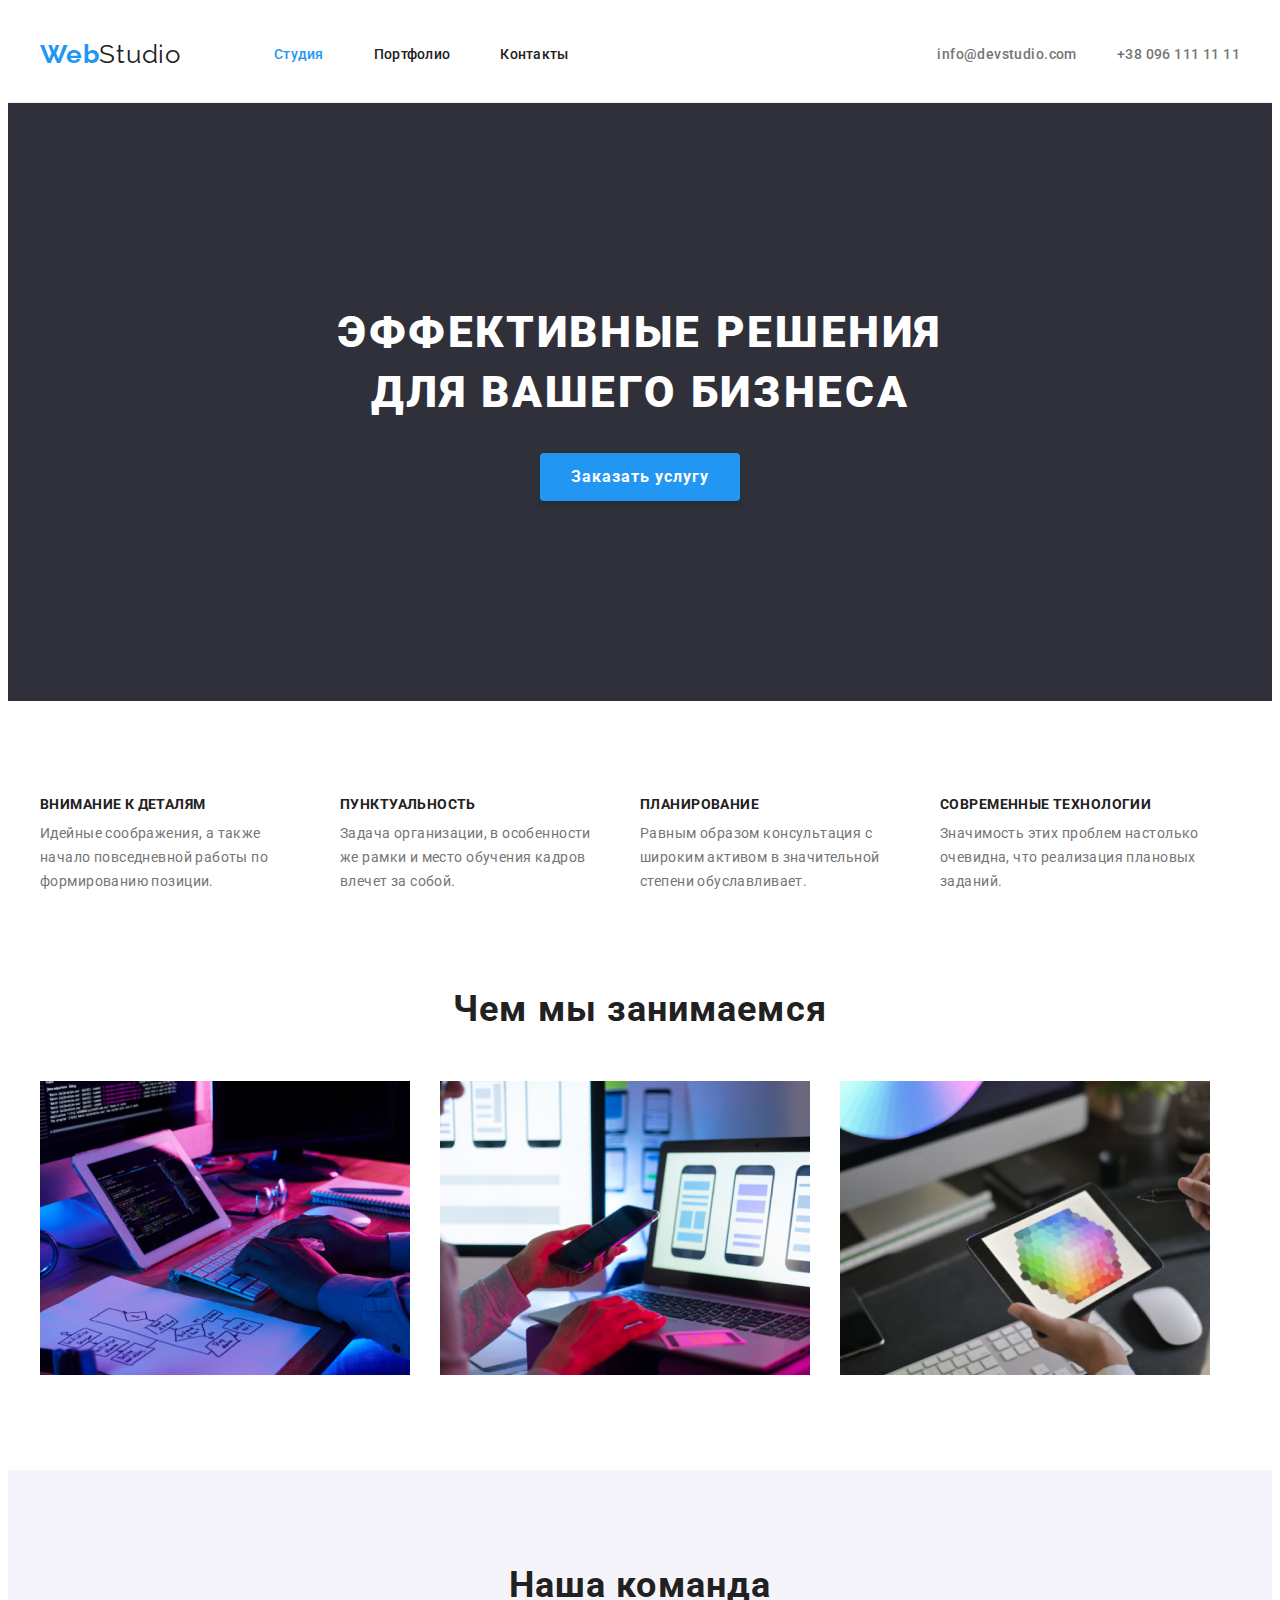
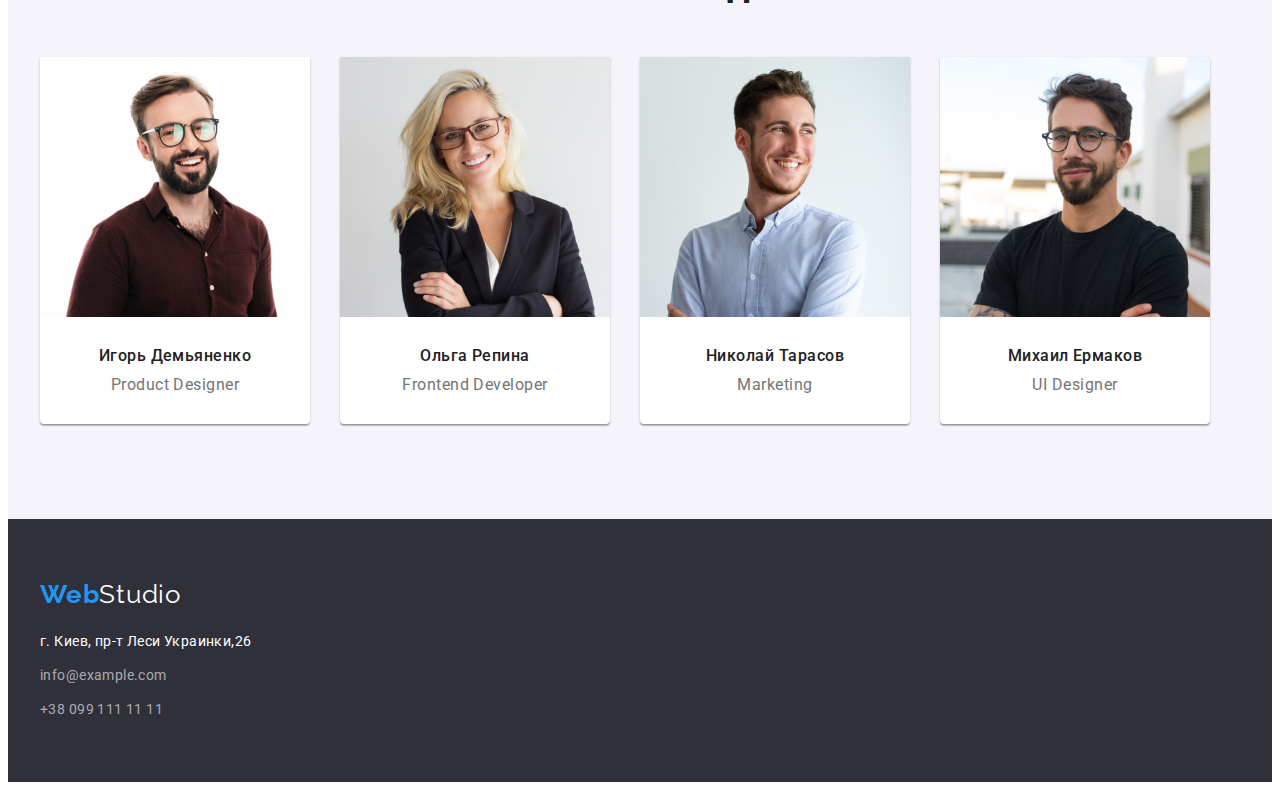
<file: index.html>
<!DOCTYPE html>
<html lang="ru">
  <head>
    <meta charset="UTF-8" />
    <meta name="viewport" content="width=device-width, initial-scale=1.0" />
    <title lang="en">WebStudio</title>
    <link rel="preconnect" href="https://fonts.gstatic.com" />
    <link
      href="https://fonts.googleapis.com/css2?family=Raleway:wght@700&family=Roboto:wght@400;500;700;900&display=swap"
      rel="stylesheet"
    />
    <link rel="stylesheet" href="./css/styles.css" />
    <link rel="stylesheet" href="css/styles.css" />
  </head>
  <body>
    <!-- Шапка сайта-->

    <header class="header">
      <div class="header-container container">
        <nav class="nav">
          <!-- <a href="/"><img src="./images/webstudio.svg" alt="Логотип сайта" width="145"></a> -->
          <a class="logo link" href="index.html" lang="en">
            <span class="logo web">Web</span>Studio</a
          >
          <ul class="list navigation-list">
            <li class="nav list item">
              <a class="nav-links link current" href="index.html">Студия</a>
            </li>
            <li class="nav list item">
              <a class="nav-links link" href="portfolio.html">Портфолио</a>
            </li>
            <li class="nav list item">
              <a class="nav-links link" href="">Контакты</a>
            </li>
          </ul>
        </nav>

        <ul class="contacts list mail-phone">
          <li class="contacts list item">
            <a class="contacts link h-cont" href="mailto:info@devstudio.com"
              >info@devstudio.com</a
            >
          </li>
          <li class="contacts list item">
            <a class="contacts link h-cont" href="tel:+380961111111"
              >+38 096 111 11 11</a
            >
          </li>
        </ul>
      </div>
    </header>

    <main>
      <!-- Герой -->
      <section class="hero">
        <div class="hero-container container">
          <h1 class="main-title">Эффективные решения для вашего бизнеса</h1>
          <button type="button" class="button">Заказать услугу</button>
        </div>
      </section>

      <!-- Преимущества-->
      <section class="advantages">
        <div class="advantages-container container">
          <h2 class="advantages-title visually-hidden">Преимущества</h2>
          <ul class="advantages-list list">
            <li class="advantages-list-item list item">
              <h3 class="advantages-title">Внимание к деталям</h3>
              <p class="adv-desc">
                Идейные соображения, а также начало повседневной работы по
                формированию позиции.
              </p>
            </li>
            <li class="advantages-list-item list item">
              <h3 class="advantages-title">Пунктуальность</h3>
              <p class="adv-desc">
                Задача организации, в особенности же рамки и место обучения
                кадров влечет за собой.
              </p>
            </li>
            <li class="advantages-list-item list item">
              <h3 class="advantages-title">Планирование</h3>
              <p class="adv-desc">
                Равным образом консультация с широким активом в значительной
                степени обуславливает.
              </p>
            </li>
            <li class="advantages-list-item list item">
              <h3 class="advantages-title">Современные технологии</h3>
              <p class="adv-desc">
                Значимость этих проблем настолько очевидна, что реализация
                плановых заданий.
              </p>
            </li>
          </ul>
        </div>
      </section>

      <!-- Чем мы занимаемся-->
      <section class="our-work">
        <div class="our-work-container container">
          <h2 class="our-work-title">Чем мы занимаемся</h2>
          <ul class="our-work-list list">
            <li class="our-work-list list item">
              <img src="./images/box1.jpg" width="370" alt="Описание фото 1" />
            </li>
            <li class="our-work-list list item">
              <img src="./images/box2.jpg" width="370" alt="Описание фото 2" />
            </li>
            <li class="our-work-list list item">
              <img src="./images/box3.jpg" width="370" alt="Описание фото 3" />
            </li>
          </ul>
        </div>
      </section>

      <!-- Наша команда-->

      <section class="our-team">
        <div class="our-team-container container">
          <h2 class="our-team-title">Наша команда</h2>
          <ul class="our-team-list list">
            <li class="our-team list item card">
              <img
                src="./images/worker1.jpg"
                alt="Фото сотрудника 1"
                width="270"
              />
              <div class="our-team-content-wrapper">
                <h3 class="teammate">Игорь Демьяненко</h3>
                <p class="profession" lang="en">Product Designer</p>
              </div>
            </li>
            <li class="our-team list item card">
              <img
                src="./images/worker2.jpg"
                alt="Фото сотрудника 2"
                width="270"
              />
              <div class="our-team-content-wrapper">
                <h3 class="teammate">Ольга Репина</h3>
                <p class="profession" lang="en">Frontend Developer</p>
              </div>
            </li>

            <li class="our-team list item card">
              <img
                src="./images/worker3.jpg"
                alt="Фото сотрудника 3"
                width="270"
              />
              <div class="our-team-content-wrapper">
                <h3 class="teammate">Николай Тарасов</h3>
                <p class="profession" lang="en">Marketing</p>
              </div>
            </li>

            <li class="our-team list item card">
              <img
                src="./images/worker4.jpg"
                alt="Фото сотрудника 4"
                width="270"
              />
              <div class="our-team-content-wrapper">
                <h3 class="teammate">Михаил Ермаков</h3>
                <p class="profession" lang="en">UI Designer</p>
              </div>
            </li>
          </ul>
        </div>
      </section>
    </main>

    <!-- Футер -->

    <footer class="footer">
      <div class="footer-container container">
        <h3 class="footer-title visually-hidden">Контактные данные</h3>
        <a class="logo link logo-footer" href="index.html">
          <span class="logo web">Web</span>Studio</a
        >
        <!-- <a href="/"><img src="./images/webstudio.svg" alt="Логотип сайта" width="145"></a> -->
        <address class="address">
          <ul class="address-list list">
            <li class="address-list-item list">
              <a
                class="link street"
                href="https://goo.gl/maps/oHU4YcyeSBR1wk3o7"
                target="_blank"
                rel="noreferrer noopener"
                >г. Киев, пр-т Леси Украинки,26</a
              >
            </li>
            <li class="address-list-item list item">
              <a class="link f-cont" href="mailto:info@example.com"
                >info@example.com</a
              >
            </li>
            <li class="address-list-item list item">
              <a class="link f-cont" href="tel:+380991111111"
                >+38 099 111 11 11</a
              >
            </li>
          </ul>
        </address>
      </div>
    </footer>
  </body>
</html>
</file>
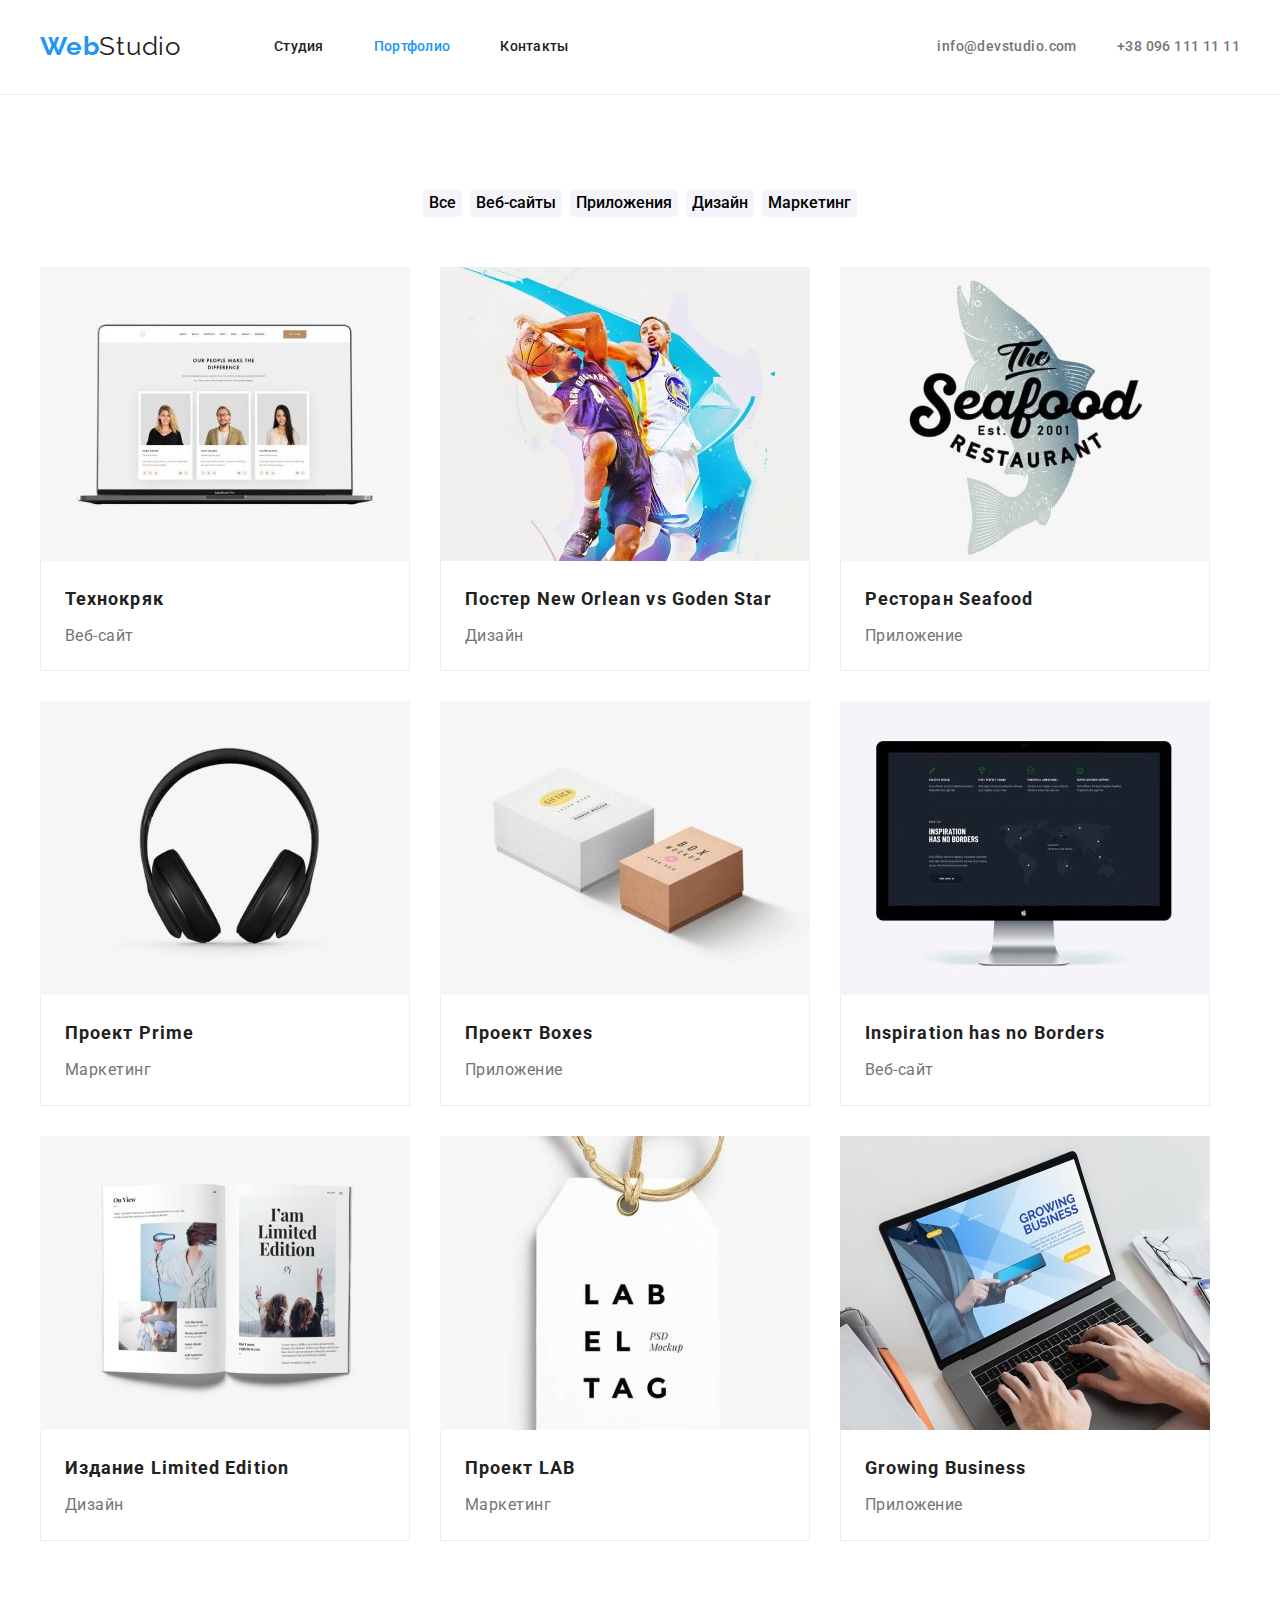
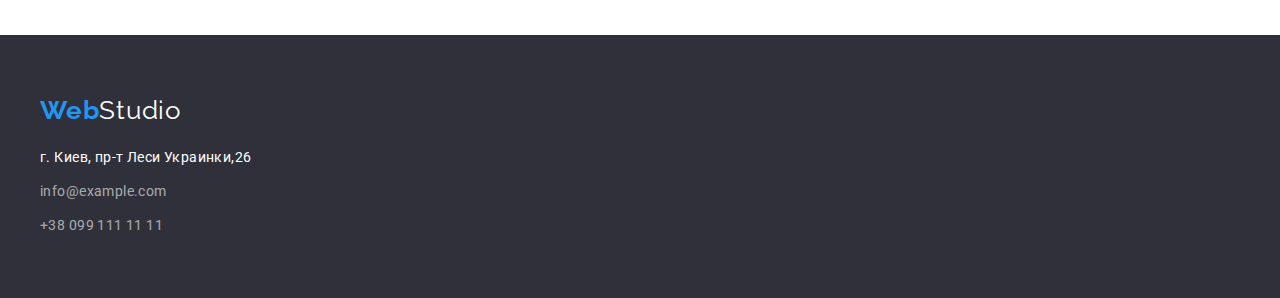
<file: portfolio.html>
<!DOCTYPE html>
<html lang="ru">
  <head>
    <meta charset="UTF-8" />
    <meta name="viewport" content="width=device-width, initial-scale=1.0" />
    <title lang="en">Portfolio</title>
    <link rel="preconnect" href="https://fonts.gstatic.com" />
    <link
      href="https://fonts.googleapis.com/css2?family=Oleo+Script&family=Raleway:wght@700&family=Roboto:wght@400;500;700;900&display=swap"
      rel="stylesheet"
    />
    <link rel="stylesheet" href="./css/styles.css" />
    <link rel="stylesheet" href="./css/normalize.css" />
  </head>

  <body>
    <!-- Шапка сайта-->

    <!-- Шапка сайта-->

    <header class="header">
      <div class="header-container container">
        <nav class="nav">
          <!-- <a href="/"><img src="./images/webstudio.svg" alt="Логотип сайта" width="145"></a> -->
          <a class="logo link" href="index.html" lang="en">
            <span class="logo web">Web</span>Studio</a
          >
          <ul class="list navigation-list">
            <li class="nav list item">
              <a class="nav-links link" href="index.html">Студия</a>
            </li>
            <li class="nav list item">
              <a class="nav-links link current" href="portfolio.html"
                >Портфолио</a
              >
            </li>
            <li class="nav list item">
              <a class="nav-links link" href="">Контакты</a>
            </li>
          </ul>
        </nav>

        <ul class="contacts list mail-phone">
          <li class="contacts list item">
            <a
              class="contacts link h-cont phone"
              href="mailto:info@devstudio.com"
              >info@devstudio.com</a
            >
          </li>
          <li class="contacts list item">
            <a class="contacts link h-cont" href="tel:+380961111111"
              >+38 096 111 11 11</a
            >
          </li>
        </ul>
      </div>
    </header>

    <main>
      <section class="portfolio">
        <div class="portfolio-container container">
          <!-- Фильтр портфолио-->
          <h1 class="visually-hidden">Портфолио</h1>

          <ul class="filter-portfolio list">
            <li class="filter-button">
              <button type="button" class="filters">Все</button>
            </li>
            <li class="filter-button">
              <button type="button" class="filters">Веб-сайты</button>
            </li>
            <li class="filter-button">
              <button type="button" class="filters">Приложения</button>
            </li>
            <li class="filter-button">
              <button type="button" class="filters">Дизайн</button>
            </li>
            <li class="filter-button">
              <button type="button" class="filters">Маркетинг</button>
            </li>
          </ul>

          <!-- Портфолио-->

          <ul class="portfolio-list list">
            <li class="portfolio-list-item">
              <a
                class="link"
                href="https://www.google.com.ua/?hl=ru"
                target="_blank"
              >
                <img
                  src="images/portfolio/img.jpg"
                  alt="Демонстрация веб-сайта"
                  width="370"
                />
                <div class="portfolio-list-item-wrapper">
                  <h2 class="work-name">Технокряк</h2>
                  <p class="work-type">Веб-сайт</p>
                </div>
              </a>
            </li>
            <li class="portfolio-list-item">
              <a
                class="link"
                href="https://www.google.com.ua/?hl=ru"
                target="_blank"
              >
                <img
                  src="images/portfolio/img-1.jpg"
                  alt="Демонстрация дизайна"
                  width="370"
                />
                <div class="portfolio-list-item-wrapper">
                  <h2 class="work-name">Постер New Orlean vs Goden Star</h2>
                  <p class="work-type">Дизайн</p>
                </div>
              </a>
            </li>
            <li class="portfolio-list-item">
              <a
                class="link"
                href="https://www.google.com.ua/?hl=ru"
                target="_blank"
              >
                <img
                  src="images/portfolio/img-2.jpg"
                  alt="Демонстрация приложения"
                  width="370"
                />
                <div class="portfolio-list-item-wrapper">
                  <h2 class="work-name">Ресторан Seafood</h2>
                  <p class="work-type">Приложение</p>
                </div>
              </a>
            </li>
            <li class="portfolio-list-item">
              <a
                class="link"
                href="https://www.google.com.ua/?hl=ru"
                target="_blank"
              >
                <img
                  src="images/portfolio/img-3.jpg"
                  alt="Демонстрация маркетинг"
                  width="370"
                />
                <div class="portfolio-list-item-wrapper">
                  <h2 class="work-name">Проект Prime</h2>
                  <p class="work-type">Маркетинг</p>
                </div>
              </a>
            </li>
            <li class="portfolio-list-item">
              <a
                class="link"
                href="https://www.google.com.ua/?hl=ru"
                target="_blank"
              >
                <img
                  src="images/portfolio/img-4.jpg"
                  alt="Демонстрация демонстрация приложения"
                  width="370"
                />
                <div class="portfolio-list-item-wrapper">
                  <h2 class="work-name">Проект Boxes</h2>
                  <p class="work-type">Приложение</p>
                </div>
              </a>
            </li>
            <li class="portfolio-list-item">
              <a
                class="link"
                href="https://www.google.com.ua/?hl=ru"
                target="_blank"
              >
                <img
                  src="images/portfolio/img-5.jpg"
                  alt="Демонстрация веб-сайта"
                  width="370"
                />
                <div class="portfolio-list-item-wrapper">
                  <h2 class="work-name">Inspiration has no Borders</h2>
                  <p class="work-type">Веб-сайт</p>
                </div>
              </a>
            </li>
            <li class="portfolio-list-item">
              <a
                class="link"
                href="https://www.google.com.ua/?hl=ru"
                target="_blank"
              >
                <img
                  src="images/portfolio/img-6.jpg"
                  alt="Демонстрация дизайна"
                  width="370"
                />
                <div class="portfolio-list-item-wrapper">
                  <h2 class="work-name">Издание Limited Edition</h2>
                  <p class="work-type">Дизайн</p>
                </div>
              </a>
            </li>
            <li class="portfolio-list-item">
              <a
                class="link"
                href="https://www.google.com.ua/?hl=ru"
                target="_blank"
              >
                <img
                  src="images/portfolio/img-7.jpg"
                  alt="Демонстрация маркетинг"
                  width="370"
                />
                <div class="portfolio-list-item-wrapper">
                  <h2 class="work-name">Проект LAB</h2>
                  <p class="work-type">Маркетинг</p>
                </div>
              </a>
            </li>
            <li class="portfolio-list-item">
              <a
                class="link"
                href="https://www.google.com.ua/?hl=ru"
                target="_blank"
              >
                <img
                  src="images/portfolio/img-8.jpg"
                  alt="Демонстрация приложения"
                  width="370"
                />
                <div class="portfolio-list-item-wrapper">
                  <h2 class="work-name">Growing Business</h2>
                  <p class="work-type">Приложение</p>
                </div>
              </a>
            </li>
          </ul>
        </div>
      </section>
    </main>
    <!-- Футер -->

    <footer class="footer">
      <div class="footer-container container">
        <h3 class="footer-title visually-hidden">Контактные данные</h3>
        <a class="logo link logo-footer" href="index.html">
          <span class="logo web">Web</span>Studio</a
        >
        <!-- <a href="/"><img src="./images/webstudio.svg" alt="Логотип сайта" width="145"></a> -->
        <address class="address">
          <ul class="address-list list">
            <li class="address-list-item list">
              <a
                class="link street"
                href="https://goo.gl/maps/oHU4YcyeSBR1wk3o7"
                target="_blank"
                rel="noreferrer noopener"
                >г. Киев, пр-т Леси Украинки,26</a
              >
            </li>
            <li class="address-list-item list item">
              <a class="link f-cont" href="mailto:info@example.com"
                >info@example.com</a
              >
            </li>
            <li class="address-list-item list item">
              <a class="link f-cont" href="tel:+380991111111"
                >+38 099 111 11 11</a
              >
            </li>
          </ul>
        </address>
      </div>
    </footer>
  </body>
</html>
</file>
<file: css/styles.css>
:root {
  --main-font: 'Roboto', sans-serif;
  --main-font-color: #212121;
  --secondary-font-color: #757575;
  --secondary-font: 'Raleway', sans-serif;
  --focus-color: #2196f3;
  --background-color: #2f303a;
  --background-color2: #ffffff;
  --background-color3: #f5f4fa;
  --section-pt: 95px;
  --section-pb: 95px;
}

h1,
h2,
h3,
h4,
h5,
h6,
p {
  margin: 0;
}

ul,
ol {
  margin: 0;
  padding: 0;
}

img {
  display: block;
}

.link {
  text-decoration: none;
}

.list {
  list-style-type: none;
}

body {
  font-family: var(--main-font);
  color: var(--main-font-color);
}

.visually-hidden {
  position: absolute !important;
  clip: rect(1px 1px 1px 1px);
  clip: rect(1px 1px 1px 1px);
  padding: 0 !important;
  border: 0 !important;
  height: 1px !important;
  width: 1px !important;
  overflow: hidden;
}

.container {
  width: 1200px;
  margin: 0 auto;
  padding-left: 15px;
  padding-right: 15px;
}

/* ====================== BEGIN HEADER ================== */

.header-container {
  padding-top: 25px;
  padding-bottom: 25px;
  display: flex;
  align-items: center;
}

.header {
  background-color: var(--background-color2);
  border-bottom: 1px solid #ececec;
}

.nav {
  display: flex;
  align-items: center;
}
.navigation-list {
  display: flex;
  align-items: center;
}

.navigation-list .item:not(:last-child) {
  margin-right: 50px;
}

.logo {
  margin-right: 93px;
  font-family: var(--secondary-font);
  font-size: 26px;
  line-height: 1.19;
  letter-spacing: 0.03em;
  color: var(--main-font-color);
}

.logo.web {
  margin-right: 0;
  font-family: var(--secondary-font);
  font-weight: 700;
  font-size: 26px;
  line-height: 1.19;
  letter-spacing: 0.03em;
  color: var(--focus-color);
}

.logo-footer {
  margin-right: 0;
  font-family: var(--secondary-font);
  font-size: 26px;
  line-height: 1.19;
  letter-spacing: 0.03em;
  color: var(--background-color2);
}

.nav-links:hover {
  color: var(--focus-color);
}
.nav-links:focus {
  color: var(--focus-color);
}

.contacts:hover {
  color: var(--focus-color);
}

.contacts:focus {
  color: var(--focus-color);
}

.nav-links {
  font-weight: 500;
  font-size: 14px;
  line-height: 1.14;
  letter-spacing: 0.02em;
  color: var(--main-font-color);
  padding-top: 10px;
  padding-bottom: 10px;
}

.contacts {
  font-family: var(--main-font);
  font-weight: 500;
  font-size: 14px;
  line-height: 1.14;
  letter-spacing: 0.02em;
}

.contacts :not(:last-child) {
  margin-right: 40px;
}

.header .contacts {
  display: flex;
  align-items: center;
}

.current {
  color: var(--focus-color);
}

/* ====================== END HEADER ================== */

/* ====================== BEGIN HERO ================== */

.hero-container {
  display: flex;
  flex-direction: column;
  align-items: center;
  width: 1200px;
  margin: 0 auto;
  padding-left: 15px;
  padding-right: 15px;
}

.hero {
  background-color: var(--background-color);
  padding-top: 200px;
  padding-bottom: 200px;
}

.main-title {
  text-align: center;
  width: 700px;
  font-weight: 900;
  font-size: 44px;
  line-height: 1.36;
  letter-spacing: 0.06em;
  text-transform: uppercase;
  color: var(--background-color2);
  margin-bottom: 30px;
}

.button {
  min-width: 200px;
  box-shadow: 0px 4px 4px rgba(0, 0, 0, 0.15);
  padding: 10px 30px;

  font-family: var(--main-font);
  font-weight: 700;
  font-size: 16px;
  line-height: 1.8;
  text-align: center;
  border-style: none;
  letter-spacing: 0.06em;

  color: var(--background-color2);

  background: var(--focus-color);
  border-radius: 4px;
}

/* ====================== END HERO ================== */

/* ====================== BEGIN ADVANTAGES ================== */

.advantages {
  background-color: var(--background-color2);
}

.advantages-container {
  padding-top: var(--section-pt);
  width: 1200px;
  margin: 0 auto;
  padding-left: 15px;
  padding-right: 15px;
}

.advantages-title {
  font-weight: 700;
  font-size: 14px;
  line-height: 16px;
  letter-spacing: 0.03em;
  text-transform: uppercase;
  margin-bottom: 10px;
}

.adv-desc {
  font-size: 14px;
  line-height: 1.71;
  letter-spacing: 0.03em;
  color: var(--secondary-font-color);
}

.advantages-list {
  display: flex;
  margin-top: -30px;
  margin-left: -30px;
}

.advantages-list-item {
  margin-left: 30px;
  margin-top: 30px;
  width: 270px;
}
/* ====================== END ADVANTAGES ================== */

/* ====================== BEGIN OUR WORK ================== */
.our-work-container {
  text-align: center;
  padding-top: var(--section-pt);
  padding-bottom: var(--section-pb);
  width: 1200px;
  margin: 0 auto;
  padding-left: 15px;
  padding-right: 15px;
}

.our-work {
  background-color: var(--background-color2);
}

.our-work-list {
  display: flex;
  flex-wrap: wrap;

  margin-left: -30px;
  margin-top: -30px;
}

.our-work-list .item {
  margin-left: 30px;
  margin-top: 30px;
}

.our-work-title {
  font-weight: 700;
  font-size: 36px;
  line-height: 1.16;
  letter-spacing: 0.03em;
  margin-bottom: 50px;
}

/* ====================== END OUR WORK ================== */

/* ====================== BEGIN OUR TEAM ================== */

.our-team {
  background-color: var(--background-color3);
}

.our-team-list {
  display: flex;
  flex-wrap: wrap;
  margin-left: -30px;
  margin-top: -30px;
}

.our-team-list .item {
  flex-basis: calc((100% - 4 * 30) / 4);
  margin-left: 30px;
  margin-top: 30px;
}

.card {
  background: #ffffff;

  box-shadow: 0px 1px 3px rgba(0, 0, 0, 0.12), 0px 1px 1px rgba(0, 0, 0, 0.14),
    0px 2px 1px rgba(0, 0, 0, 0.2);
  border-radius: 0px 0px 4px 4px;
}

.our-team-container {
  text-align: center;
  padding-top: var(--section-pt);
  width: 1200px;
  margin: 0 auto;
  padding-top: var(--section-pt);
  padding-bottom: var(--section-pb);
  padding-left: 15px;
  padding-right: 15px;
}

.our-team-title {
  font-weight: 700;
  font-size: 36px;
  line-height: 1.16;
  letter-spacing: 0.03em;
  margin-bottom: 50px;
}

.our-team-content-wrapper {
  padding-top: 30px;
  padding-bottom: 30px;
  padding-left: 15px;
  padding-right: 15px;
}

.teammate {
  font-weight: 500;
  font-size: 16px;
  line-height: 1.18;
  letter-spacing: 0.03em;
  margin-bottom: 10px;
}

.profession {
  font-size: 16px;
  line-height: 1.18;
  letter-spacing: 0.03em;
  color: var(--secondary-font-color);
}

/* ====================== END OUR TEAM ================== */

/* ====================== BEGIN FOOTER ================== */

.footer-container {
  width: 1200px;
  margin: 0 auto;
  padding-left: 15px;
  padding-right: 15px;
}

.address-list-item:not(:first-child) {
  margin-top: 10px;
}

.footer {
  padding-top: 60px;
  padding-bottom: 60px;
  background-color: var(--background-color);
}

.address {
  margin-top: 20px;
}

.street {
  font-style: normal;
  font-size: 14px;
  line-height: 1.71;
  letter-spacing: 0.03em;
  color: #ffffff;
}

.f-cont {
  font-style: normal;
  font-weight: 400;
  font-size: 14px;
  line-height: 1.71;
  letter-spacing: 0.03em;
  color: rgba(255, 255, 255, 0.6);
}

.mail-phone {
  margin-left: auto;
}

.h-cont {
  font-style: normal;
  font-weight: 500;
  font-size: 14px;
  line-height: 1.71;
  letter-spacing: 0.03em;
  color: var(--secondary-font-color);
  padding-top: 10px;
  padding-bottom: 10px;
}

.f-cont:focus {
  color: var(--focus-color);
}

.f-cont:hover {
  color: var(--focus-color);
}

.street:focus {
  color: var(--focus-color);
}

.street:hover {
  color: var(--focus-color);
}
/* ====================== END FOOTER ================== */

/* ===   ===   ===   ===   BEGIN PORTFOLIO FILTER   ===   ===   === */

.filter-portfolio-container {
  width: 1200px;
  margin: 0 auto;
  padding-left: 15px;
  padding-right: 15px;
}

.filter-portfolio {
  display: flex;
  justify-content: center;
  margin-bottom: 50px;
}

.portfolio {
  background-color: var(--background-color2);
  padding-bottom: 94px;
  padding-top: 94px;
}

.filters {
  font-family: var(--main-font);
  font-weight: 500;
  font-size: 16px;
  line-height: 1.6;
  border-style: none;
  background: #f5f4fa;
  border-radius: 4px;
}

.filter-button:not(:last-child) {
  margin-right: 8px;
}

.filters:focus,
.filters:hover {
  background: var(--focus-color);
  color: #ffffff;
  border-radius: 4px;
  border-style: none;
  cursor: pointer;
}

/* ===   ===   ===   ===   END PORTFOLIO FILTER   ===   ===   === */

/* ===   ===   ===   ===   BEGIN PORTFOLIO  ===   ===   === */

.portfolio-container {
  width: 1200px;
  margin: 0 auto;
  padding-left: 15px;
  padding-right: 15px;
}

.portfolio-list {
  display: flex;
  flex-wrap: wrap;
  margin-left: -30px;
  margin-top: -30px;
}

.portfolio-list-item {
  flex-basis: calc((100% - 3 * 30) / 3);
  margin-left: 30px;
  margin-top: 30px;
}

.portfolio-list-item-wrapper {
  padding: 20px 24px;
  border: 1px solid #eee;
  border-top: none;
}

.work-name {
  font-weight: 700;
  font-size: 18px;
  line-height: 2;
  letter-spacing: 0.06em;
  color: var(--main-font-color);
  margin-bottom: 4px;
}

.work-type {
  font-weight: 400;
  font-size: 16px;
  line-height: 1.87;
  letter-spacing: 0.03em;
  color: var(--secondary-font-color);
}

/* ===   ===   ===   ===   END PORTFOLIO  ===   ===   === */
</file>
